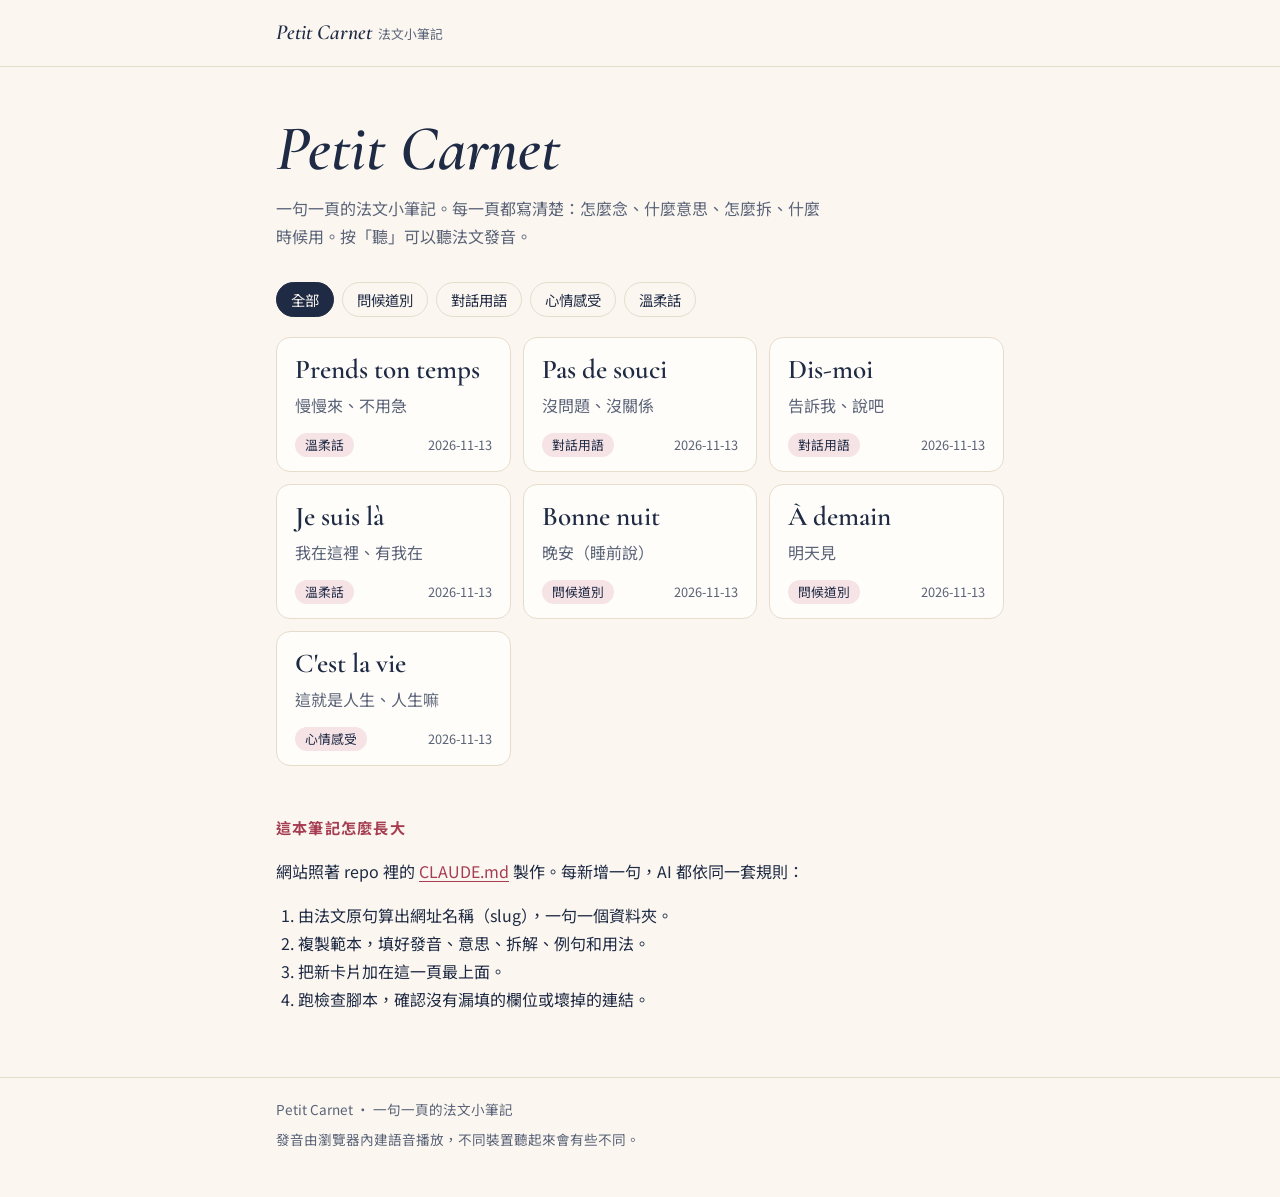
<file: index.html>
<!doctype html>
<html lang="zh-Hant">
<head>
<meta charset="utf-8">
<meta name="viewport" content="width=device-width, initial-scale=1">
<title>Petit Carnet · 法文小筆記</title>
<meta name="description" content="一句一頁的法文小筆記：怎麼念、什麼意思、怎麼拆、什麼時候用。">
<link rel="preconnect" href="https://fonts.googleapis.com">
<link rel="preconnect" href="https://fonts.gstatic.com" crossorigin>
<link rel="stylesheet" href="https://fonts.googleapis.com/css2?family=Cormorant+Garamond:ital,wght@0,500;0,600;1,500;1,600&family=Noto+Sans+TC:wght@400;500;700&display=swap">
<link rel="stylesheet" href="assets/style.css">
<script src="assets/carnet.js" defer></script>
</head>
<body>
<header class="site-header">
  <div class="wrap"><a class="brand" href="./">Petit Carnet<small>法文小筆記</small></a></div>
</header>

<main class="wrap">
  <section class="hero">
    <h1 lang="fr">Petit Carnet</h1>
    <p class="tagline">一句一頁的法文小筆記。每一頁都寫清楚：怎麼念、什麼意思、怎麼拆、什麼時候用。按「聽」可以聽法文發音。</p>
  </section>

  <ul class="filters" aria-label="依分類篩選">
    <li><button class="filter" type="button" data-filter="all" aria-pressed="true">全部</button></li>
    <li><button class="filter" type="button" data-filter="greeting" aria-pressed="false">問候道別</button></li>
    <li><button class="filter" type="button" data-filter="conversation" aria-pressed="false">對話用語</button></li>
    <li><button class="filter" type="button" data-filter="feeling" aria-pressed="false">心情感受</button></li>
    <li><button class="filter" type="button" data-filter="tenderness" aria-pressed="false">溫柔話</button></li>
  </ul>

  <ul class="cards">
<!-- NOTES:START -->
<li><a class="card" href="notes/prends-ton-temps/" data-category="tenderness">
  <span class="card-fr" lang="fr">Prends ton temps</span>
  <span class="card-zh">慢慢來、不用急</span>
  <span class="card-meta"><span class="chip" data-cat="tenderness">溫柔話</span><time datetime="2026-11-13">2026-11-13</time></span>
</a></li>
<li><a class="card" href="notes/pas-de-souci/" data-category="conversation">
  <span class="card-fr" lang="fr">Pas de souci</span>
  <span class="card-zh">沒問題、沒關係</span>
  <span class="card-meta"><span class="chip" data-cat="conversation">對話用語</span><time datetime="2026-11-13">2026-11-13</time></span>
</a></li>
<li><a class="card" href="notes/dis-moi/" data-category="conversation">
  <span class="card-fr" lang="fr">Dis-moi</span>
  <span class="card-zh">告訴我、說吧</span>
  <span class="card-meta"><span class="chip" data-cat="conversation">對話用語</span><time datetime="2026-11-13">2026-11-13</time></span>
</a></li>
<li><a class="card" href="notes/je-suis-la/" data-category="tenderness">
  <span class="card-fr" lang="fr">Je suis là</span>
  <span class="card-zh">我在這裡、有我在</span>
  <span class="card-meta"><span class="chip" data-cat="tenderness">溫柔話</span><time datetime="2026-11-13">2026-11-13</time></span>
</a></li>
<li><a class="card" href="notes/bonne-nuit/" data-category="greeting">
  <span class="card-fr" lang="fr">Bonne nuit</span>
  <span class="card-zh">晚安（睡前說）</span>
  <span class="card-meta"><span class="chip" data-cat="greeting">問候道別</span><time datetime="2026-11-13">2026-11-13</time></span>
</a></li>
<li><a class="card" href="notes/a-demain/" data-category="greeting">
  <span class="card-fr" lang="fr">À demain</span>
  <span class="card-zh">明天見</span>
  <span class="card-meta"><span class="chip" data-cat="greeting">問候道別</span><time datetime="2026-11-13">2026-11-13</time></span>
</a></li>
<li><a class="card" href="notes/cest-la-vie/" data-category="feeling">
  <span class="card-fr" lang="fr">C'est la vie</span>
  <span class="card-zh">這就是人生、人生嘛</span>
  <span class="card-meta"><span class="chip" data-cat="feeling">心情感受</span><time datetime="2026-11-13">2026-11-13</time></span>
</a></li>
<!-- NOTES:END -->
  </ul>
  <p class="empty" hidden>這個分類還沒有筆記。</p>

  <section class="about">
    <h2>這本筆記怎麼長大</h2>
    <p>網站照著 repo 裡的 <a href="https://github.com/Aurorewillstartswritingcode/petit-carnet/blob/main/CLAUDE.md">CLAUDE.md</a> 製作。每新增一句，AI 都依同一套規則：</p>
    <ol>
      <li>由法文原句算出網址名稱（slug），一句一個資料夾。</li>
      <li>複製範本，填好發音、意思、拆解、例句和用法。</li>
      <li>把新卡片加在這一頁最上面。</li>
      <li>跑檢查腳本，確認沒有漏填的欄位或壞掉的連結。</li>
    </ol>
  </section>
</main>

<footer class="site-footer">
  <div class="wrap">
    <p>Petit Carnet · 一句一頁的法文小筆記</p>
    <p>發音由瀏覽器內建語音播放，不同裝置聽起來會有些不同。</p>
  </div>
</footer>
</body>
</html>
</file>
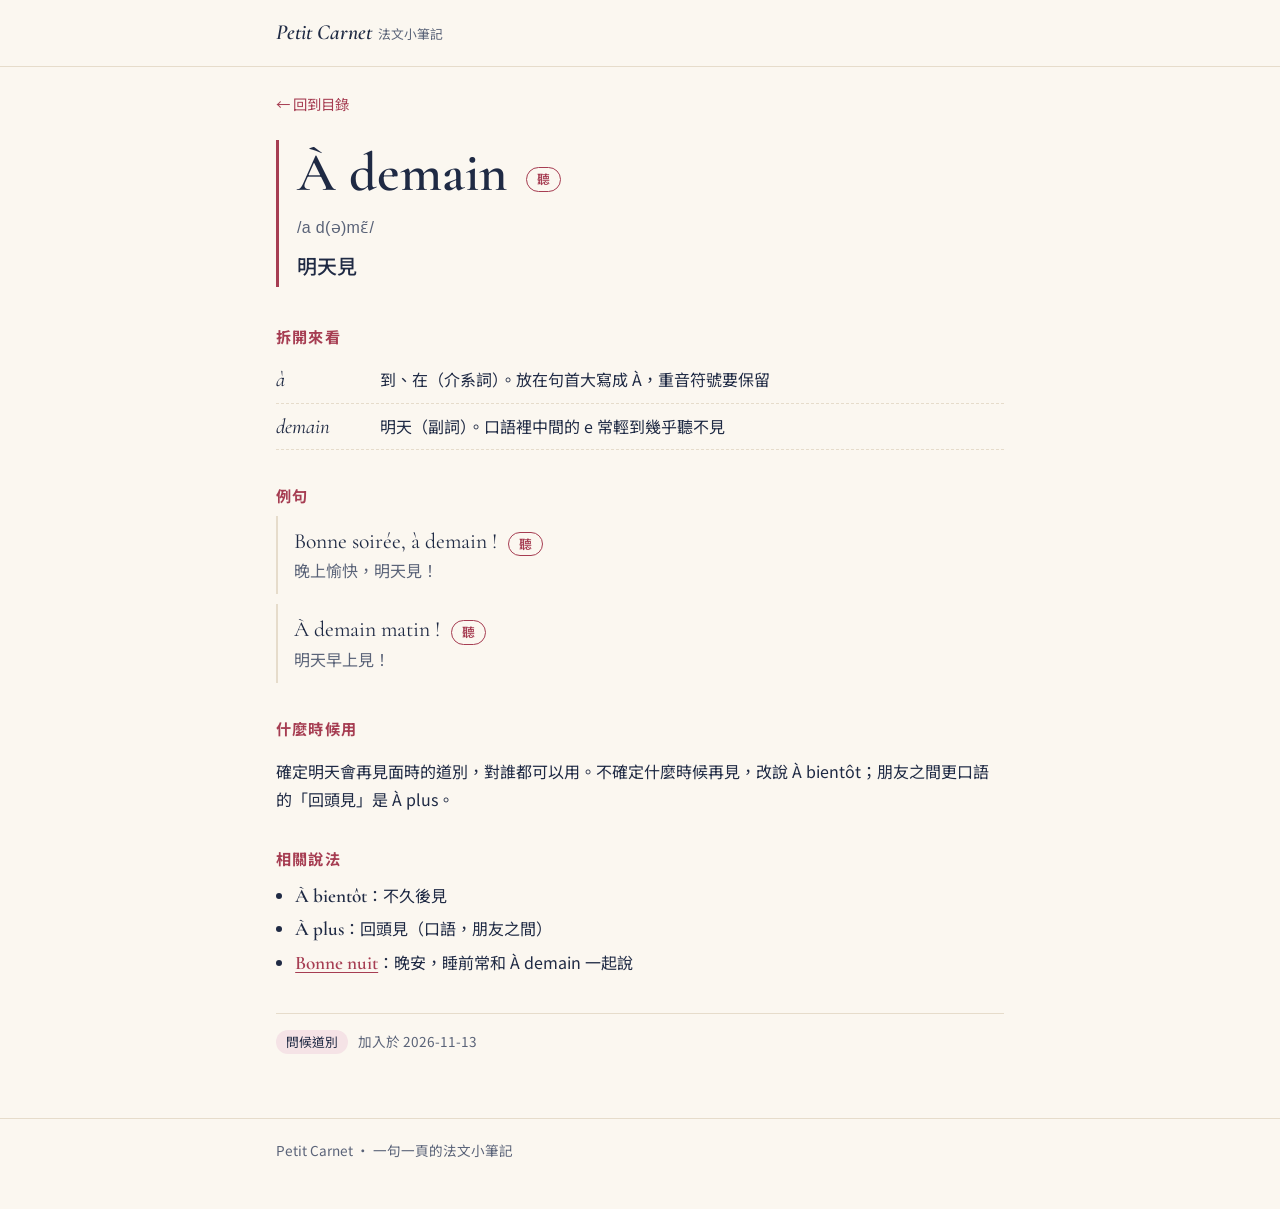
<file: notes/a-demain/index.html>
<!doctype html>
<html lang="zh-Hant">
<head>
<meta charset="utf-8">
<meta name="viewport" content="width=device-width, initial-scale=1">
<title>À demain · Petit Carnet</title>
<meta name="description" content="À demain：明天見">
<link rel="preconnect" href="https://fonts.googleapis.com">
<link rel="preconnect" href="https://fonts.gstatic.com" crossorigin>
<link rel="stylesheet" href="https://fonts.googleapis.com/css2?family=Cormorant+Garamond:ital,wght@0,500;0,600;1,500;1,600&family=Noto+Sans+TC:wght@400;500;700&display=swap">
<link rel="stylesheet" href="../../assets/style.css">
<script src="../../assets/carnet.js" defer></script>
</head>
<body>
<header class="site-header">
  <div class="wrap"><a class="brand" href="../../">Petit Carnet<small>法文小筆記</small></a></div>
</header>

<main class="note wrap" data-category="greeting">
  <nav class="crumb"><a href="../../">← 回到目錄</a></nav>

  <header class="note-head">
    <h1 data-field="fr" lang="fr" data-speak>À demain</h1>
    <p class="ipa" data-field="ipa">/a d(ə)mɛ̃/</p>
    <p class="meaning" data-field="meaning">明天見</p>
  </header>

  <section data-field="breakdown">
    <h2>拆開來看</h2>
    <dl class="breakdown">
      <div><dt lang="fr">à</dt><dd>到、在（介系詞）。放在句首大寫成 À，重音符號要保留</dd></div>
      <div><dt lang="fr">demain</dt><dd>明天（副詞）。口語裡中間的 e 常輕到幾乎聽不見</dd></div>
    </dl>
  </section>

  <section data-field="examples">
    <h2>例句</h2>
    <ul class="examples">
      <li class="ex"><p class="ex-fr" lang="fr" data-speak>Bonne soirée, à demain !</p><p class="ex-zh">晚上愉快，明天見！</p></li>
      <li class="ex"><p class="ex-fr" lang="fr" data-speak>À demain matin !</p><p class="ex-zh">明天早上見！</p></li>
    </ul>
  </section>

  <section data-field="usage">
    <h2>什麼時候用</h2>
    <p>確定明天會再見面時的道別，對誰都可以用。不確定什麼時候再見，改說 À bientôt；朋友之間更口語的「回頭見」是 À plus。</p>
  </section>

  <section data-field="related">
    <h2>相關說法</h2>
    <ul class="related">
      <li><span lang="fr">À bientôt</span>：不久後見</li>
      <li><span lang="fr">À plus</span>：回頭見（口語，朋友之間）</li>
      <li><a href="../bonne-nuit/" lang="fr">Bonne nuit</a>：晚安，睡前常和 À demain 一起說</li>
    </ul>
  </section>

  <footer class="note-meta">
    <span class="chip" data-cat="greeting">問候道別</span>
    <span>加入於 <time datetime="2026-11-13">2026-11-13</time></span>
  </footer>
</main>

<footer class="site-footer">
  <div class="wrap"><p>Petit Carnet · 一句一頁的法文小筆記</p></div>
</footer>
</body>
</html>
</file>
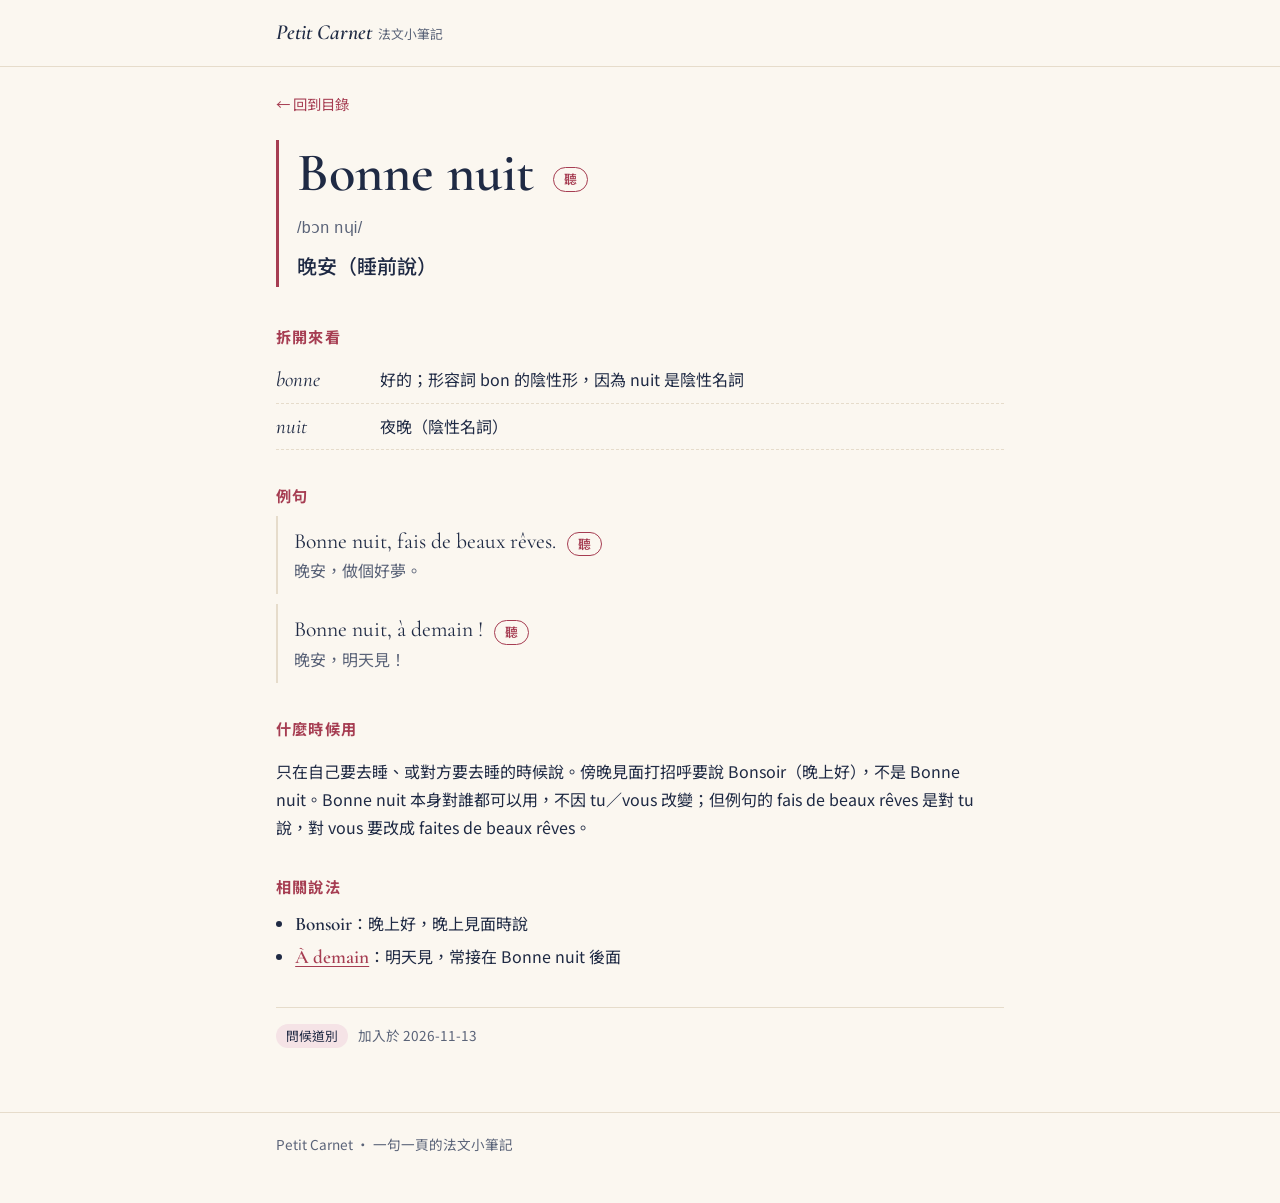
<file: notes/bonne-nuit/index.html>
<!doctype html>
<html lang="zh-Hant">
<head>
<meta charset="utf-8">
<meta name="viewport" content="width=device-width, initial-scale=1">
<title>Bonne nuit · Petit Carnet</title>
<meta name="description" content="Bonne nuit：晚安（睡前說）">
<link rel="preconnect" href="https://fonts.googleapis.com">
<link rel="preconnect" href="https://fonts.gstatic.com" crossorigin>
<link rel="stylesheet" href="https://fonts.googleapis.com/css2?family=Cormorant+Garamond:ital,wght@0,500;0,600;1,500;1,600&family=Noto+Sans+TC:wght@400;500;700&display=swap">
<link rel="stylesheet" href="../../assets/style.css">
<script src="../../assets/carnet.js" defer></script>
</head>
<body>
<header class="site-header">
  <div class="wrap"><a class="brand" href="../../">Petit Carnet<small>法文小筆記</small></a></div>
</header>

<main class="note wrap" data-category="greeting">
  <nav class="crumb"><a href="../../">← 回到目錄</a></nav>

  <header class="note-head">
    <h1 data-field="fr" lang="fr" data-speak>Bonne nuit</h1>
    <p class="ipa" data-field="ipa">/bɔn nɥi/</p>
    <p class="meaning" data-field="meaning">晚安（睡前說）</p>
  </header>

  <section data-field="breakdown">
    <h2>拆開來看</h2>
    <dl class="breakdown">
      <div><dt lang="fr">bonne</dt><dd>好的；形容詞 bon 的陰性形，因為 nuit 是陰性名詞</dd></div>
      <div><dt lang="fr">nuit</dt><dd>夜晚（陰性名詞）</dd></div>
    </dl>
  </section>

  <section data-field="examples">
    <h2>例句</h2>
    <ul class="examples">
      <li class="ex"><p class="ex-fr" lang="fr" data-speak>Bonne nuit, fais de beaux rêves.</p><p class="ex-zh">晚安，做個好夢。</p></li>
      <li class="ex"><p class="ex-fr" lang="fr" data-speak>Bonne nuit, à demain !</p><p class="ex-zh">晚安，明天見！</p></li>
    </ul>
  </section>

  <section data-field="usage">
    <h2>什麼時候用</h2>
    <p>只在自己要去睡、或對方要去睡的時候說。傍晚見面打招呼要說 Bonsoir（晚上好），不是 Bonne nuit。Bonne nuit 本身對誰都可以用，不因 tu／vous 改變；但例句的 fais de beaux rêves 是對 tu 說，對 vous 要改成 faites de beaux rêves。</p>
  </section>

  <section data-field="related">
    <h2>相關說法</h2>
    <ul class="related">
      <li><span lang="fr">Bonsoir</span>：晚上好，晚上見面時說</li>
      <li><a href="../a-demain/" lang="fr">À demain</a>：明天見，常接在 Bonne nuit 後面</li>
    </ul>
  </section>

  <footer class="note-meta">
    <span class="chip" data-cat="greeting">問候道別</span>
    <span>加入於 <time datetime="2026-11-13">2026-11-13</time></span>
  </footer>
</main>

<footer class="site-footer">
  <div class="wrap"><p>Petit Carnet · 一句一頁的法文小筆記</p></div>
</footer>
</body>
</html>
</file>
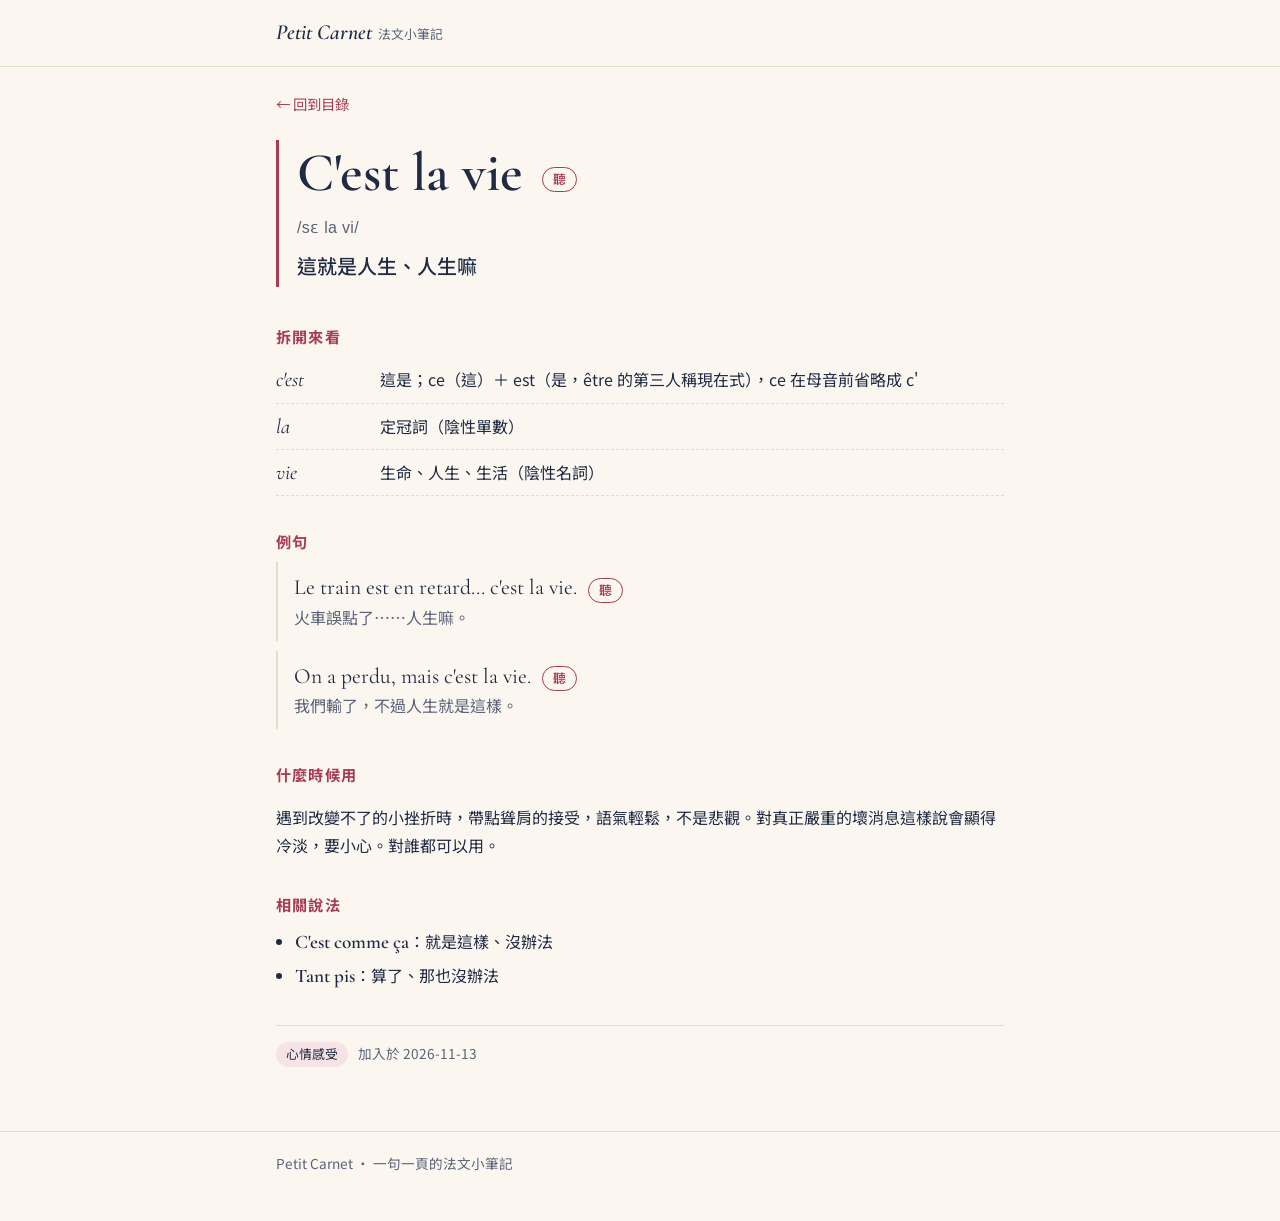
<file: notes/cest-la-vie/index.html>
<!doctype html>
<html lang="zh-Hant">
<head>
<meta charset="utf-8">
<meta name="viewport" content="width=device-width, initial-scale=1">
<title>C'est la vie · Petit Carnet</title>
<meta name="description" content="C'est la vie：這就是人生、人生嘛">
<link rel="preconnect" href="https://fonts.googleapis.com">
<link rel="preconnect" href="https://fonts.gstatic.com" crossorigin>
<link rel="stylesheet" href="https://fonts.googleapis.com/css2?family=Cormorant+Garamond:ital,wght@0,500;0,600;1,500;1,600&family=Noto+Sans+TC:wght@400;500;700&display=swap">
<link rel="stylesheet" href="../../assets/style.css">
<script src="../../assets/carnet.js" defer></script>
</head>
<body>
<header class="site-header">
  <div class="wrap"><a class="brand" href="../../">Petit Carnet<small>法文小筆記</small></a></div>
</header>

<main class="note wrap" data-category="feeling">
  <nav class="crumb"><a href="../../">← 回到目錄</a></nav>

  <header class="note-head">
    <h1 data-field="fr" lang="fr" data-speak>C'est la vie</h1>
    <p class="ipa" data-field="ipa">/sɛ la vi/</p>
    <p class="meaning" data-field="meaning">這就是人生、人生嘛</p>
  </header>

  <section data-field="breakdown">
    <h2>拆開來看</h2>
    <dl class="breakdown">
      <div><dt lang="fr">c'est</dt><dd>這是；ce（這）＋ est（是，être 的第三人稱現在式），ce 在母音前省略成 c'</dd></div>
      <div><dt lang="fr">la</dt><dd>定冠詞（陰性單數）</dd></div>
      <div><dt lang="fr">vie</dt><dd>生命、人生、生活（陰性名詞）</dd></div>
    </dl>
  </section>

  <section data-field="examples">
    <h2>例句</h2>
    <ul class="examples">
      <li class="ex"><p class="ex-fr" lang="fr" data-speak>Le train est en retard… c'est la vie.</p><p class="ex-zh">火車誤點了……人生嘛。</p></li>
      <li class="ex"><p class="ex-fr" lang="fr" data-speak>On a perdu, mais c'est la vie.</p><p class="ex-zh">我們輸了，不過人生就是這樣。</p></li>
    </ul>
  </section>

  <section data-field="usage">
    <h2>什麼時候用</h2>
    <p>遇到改變不了的小挫折時，帶點聳肩的接受，語氣輕鬆，不是悲觀。對真正嚴重的壞消息這樣說會顯得冷淡，要小心。對誰都可以用。</p>
  </section>

  <section data-field="related">
    <h2>相關說法</h2>
    <ul class="related">
      <li><span lang="fr">C'est comme ça</span>：就是這樣、沒辦法</li>
      <li><span lang="fr">Tant pis</span>：算了、那也沒辦法</li>
    </ul>
  </section>

  <footer class="note-meta">
    <span class="chip" data-cat="feeling">心情感受</span>
    <span>加入於 <time datetime="2026-11-13">2026-11-13</time></span>
  </footer>
</main>

<footer class="site-footer">
  <div class="wrap"><p>Petit Carnet · 一句一頁的法文小筆記</p></div>
</footer>
</body>
</html>
</file>
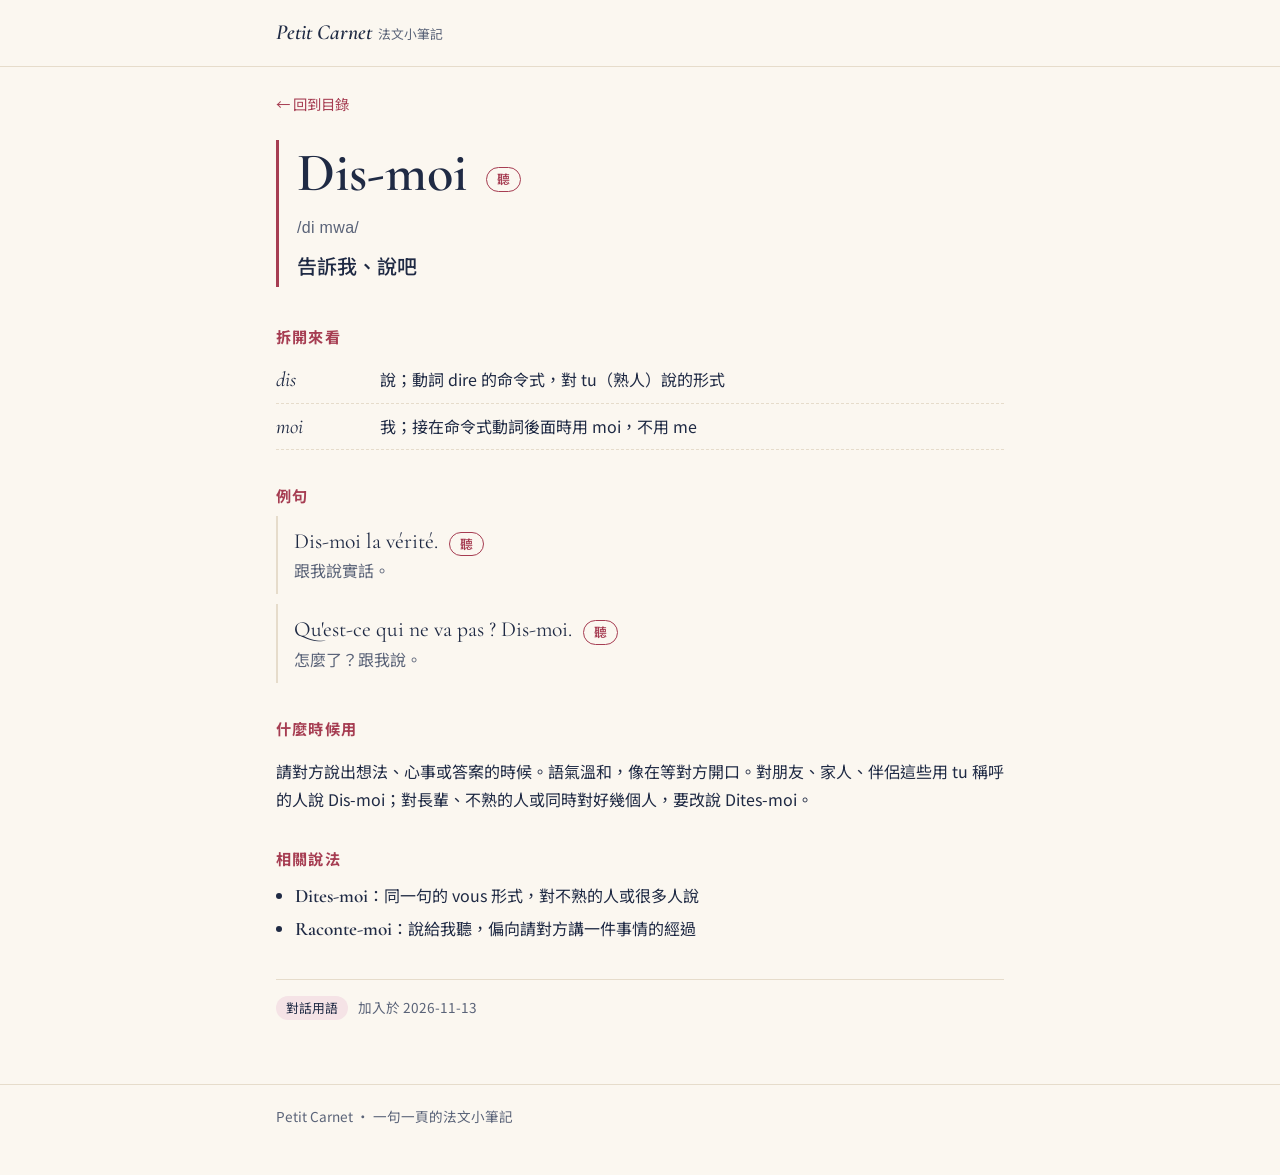
<file: notes/dis-moi/index.html>
<!doctype html>
<html lang="zh-Hant">
<head>
<meta charset="utf-8">
<meta name="viewport" content="width=device-width, initial-scale=1">
<title>Dis-moi · Petit Carnet</title>
<meta name="description" content="Dis-moi：告訴我、說吧">
<link rel="preconnect" href="https://fonts.googleapis.com">
<link rel="preconnect" href="https://fonts.gstatic.com" crossorigin>
<link rel="stylesheet" href="https://fonts.googleapis.com/css2?family=Cormorant+Garamond:ital,wght@0,500;0,600;1,500;1,600&family=Noto+Sans+TC:wght@400;500;700&display=swap">
<link rel="stylesheet" href="../../assets/style.css">
<script src="../../assets/carnet.js" defer></script>
</head>
<body>
<header class="site-header">
  <div class="wrap"><a class="brand" href="../../">Petit Carnet<small>法文小筆記</small></a></div>
</header>

<main class="note wrap" data-category="conversation">
  <nav class="crumb"><a href="../../">← 回到目錄</a></nav>

  <header class="note-head">
    <h1 data-field="fr" lang="fr" data-speak>Dis-moi</h1>
    <p class="ipa" data-field="ipa">/di mwa/</p>
    <p class="meaning" data-field="meaning">告訴我、說吧</p>
  </header>

  <section data-field="breakdown">
    <h2>拆開來看</h2>
    <dl class="breakdown">
      <div><dt lang="fr">dis</dt><dd>說；動詞 dire 的命令式，對 tu（熟人）說的形式</dd></div>
      <div><dt lang="fr">moi</dt><dd>我；接在命令式動詞後面時用 moi，不用 me</dd></div>
    </dl>
  </section>

  <section data-field="examples">
    <h2>例句</h2>
    <ul class="examples">
      <li class="ex"><p class="ex-fr" lang="fr" data-speak>Dis-moi la vérité.</p><p class="ex-zh">跟我說實話。</p></li>
      <li class="ex"><p class="ex-fr" lang="fr" data-speak>Qu'est-ce qui ne va pas ? Dis-moi.</p><p class="ex-zh">怎麼了？跟我說。</p></li>
    </ul>
  </section>

  <section data-field="usage">
    <h2>什麼時候用</h2>
    <p>請對方說出想法、心事或答案的時候。語氣溫和，像在等對方開口。對朋友、家人、伴侶這些用 tu 稱呼的人說 Dis-moi；對長輩、不熟的人或同時對好幾個人，要改說 Dites-moi。</p>
  </section>

  <section data-field="related">
    <h2>相關說法</h2>
    <ul class="related">
      <li><span lang="fr">Dites-moi</span>：同一句的 vous 形式，對不熟的人或很多人說</li>
      <li><span lang="fr">Raconte-moi</span>：說給我聽，偏向請對方講一件事情的經過</li>
    </ul>
  </section>

  <footer class="note-meta">
    <span class="chip" data-cat="conversation">對話用語</span>
    <span>加入於 <time datetime="2026-11-13">2026-11-13</time></span>
  </footer>
</main>

<footer class="site-footer">
  <div class="wrap"><p>Petit Carnet · 一句一頁的法文小筆記</p></div>
</footer>
</body>
</html>
</file>
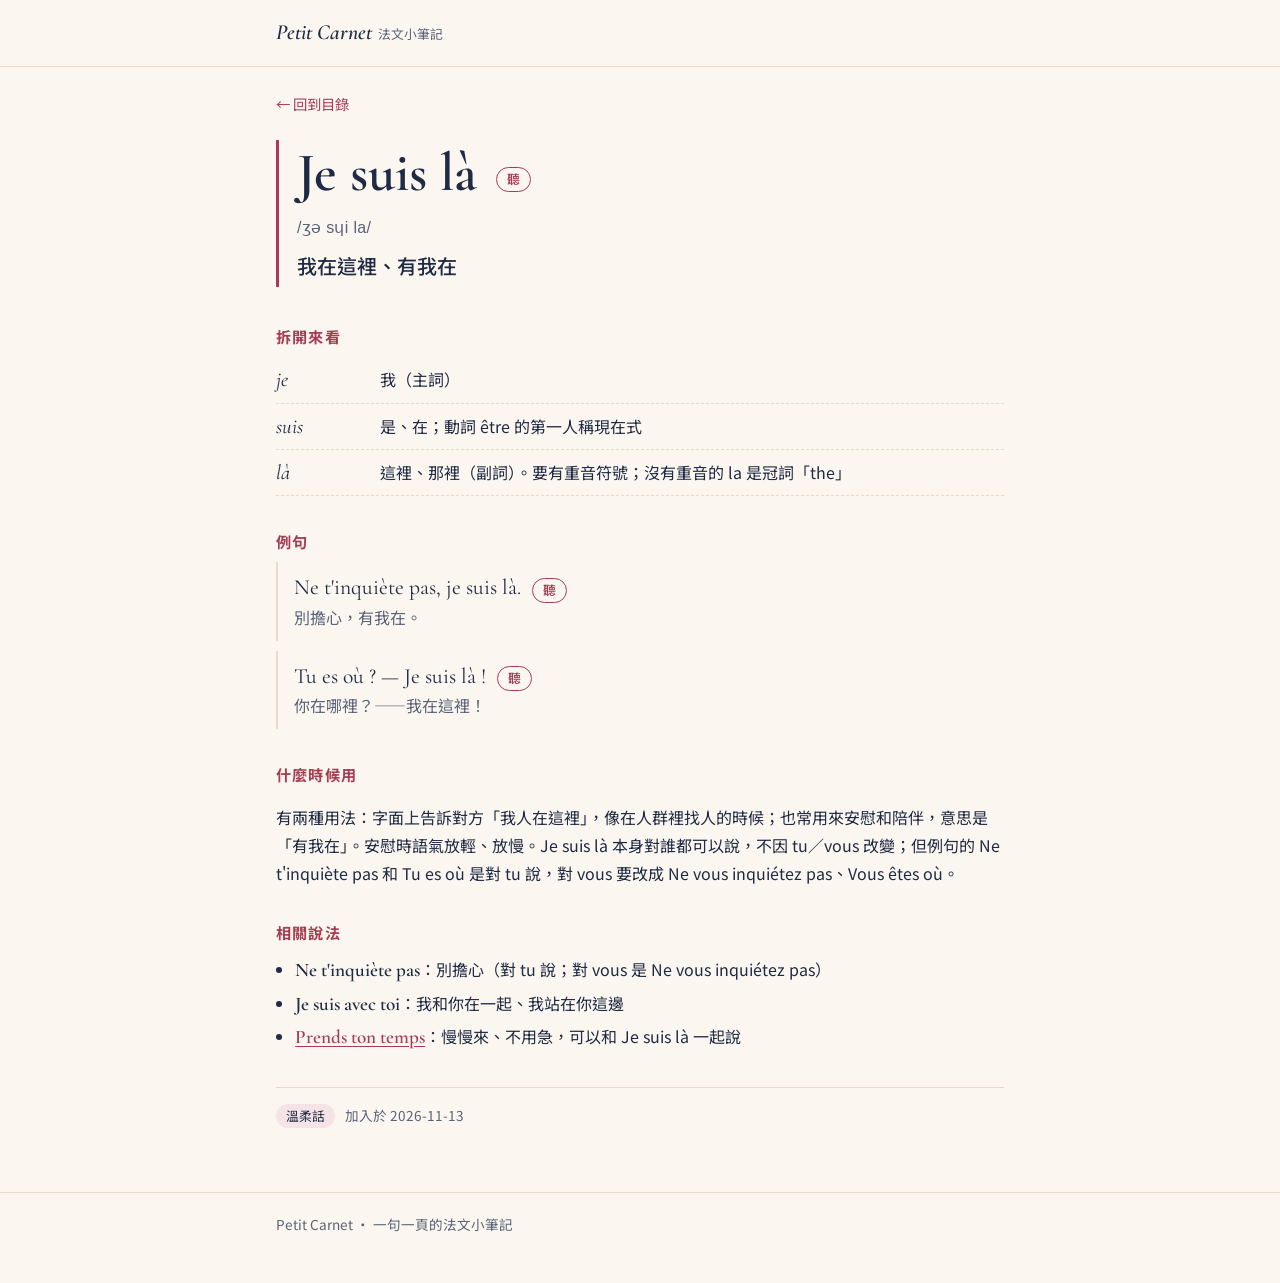
<file: notes/je-suis-la/index.html>
<!doctype html>
<html lang="zh-Hant">
<head>
<meta charset="utf-8">
<meta name="viewport" content="width=device-width, initial-scale=1">
<title>Je suis là · Petit Carnet</title>
<meta name="description" content="Je suis là：我在這裡、有我在">
<link rel="preconnect" href="https://fonts.googleapis.com">
<link rel="preconnect" href="https://fonts.gstatic.com" crossorigin>
<link rel="stylesheet" href="https://fonts.googleapis.com/css2?family=Cormorant+Garamond:ital,wght@0,500;0,600;1,500;1,600&family=Noto+Sans+TC:wght@400;500;700&display=swap">
<link rel="stylesheet" href="../../assets/style.css">
<script src="../../assets/carnet.js" defer></script>
</head>
<body>
<header class="site-header">
  <div class="wrap"><a class="brand" href="../../">Petit Carnet<small>法文小筆記</small></a></div>
</header>

<main class="note wrap" data-category="tenderness">
  <nav class="crumb"><a href="../../">← 回到目錄</a></nav>

  <header class="note-head">
    <h1 data-field="fr" lang="fr" data-speak>Je suis là</h1>
    <p class="ipa" data-field="ipa">/ʒə sɥi la/</p>
    <p class="meaning" data-field="meaning">我在這裡、有我在</p>
  </header>

  <section data-field="breakdown">
    <h2>拆開來看</h2>
    <dl class="breakdown">
      <div><dt lang="fr">je</dt><dd>我（主詞）</dd></div>
      <div><dt lang="fr">suis</dt><dd>是、在；動詞 être 的第一人稱現在式</dd></div>
      <div><dt lang="fr">là</dt><dd>這裡、那裡（副詞）。要有重音符號；沒有重音的 la 是冠詞「the」</dd></div>
    </dl>
  </section>

  <section data-field="examples">
    <h2>例句</h2>
    <ul class="examples">
      <li class="ex"><p class="ex-fr" lang="fr" data-speak>Ne t'inquiète pas, je suis là.</p><p class="ex-zh">別擔心，有我在。</p></li>
      <li class="ex"><p class="ex-fr" lang="fr" data-speak>Tu es où ? — Je suis là !</p><p class="ex-zh">你在哪裡？——我在這裡！</p></li>
    </ul>
  </section>

  <section data-field="usage">
    <h2>什麼時候用</h2>
    <p>有兩種用法：字面上告訴對方「我人在這裡」，像在人群裡找人的時候；也常用來安慰和陪伴，意思是「有我在」。安慰時語氣放輕、放慢。Je suis là 本身對誰都可以說，不因 tu／vous 改變；但例句的 Ne t'inquiète pas 和 Tu es où 是對 tu 說，對 vous 要改成 Ne vous inquiétez pas、Vous êtes où。</p>
  </section>

  <section data-field="related">
    <h2>相關說法</h2>
    <ul class="related">
      <li><span lang="fr">Ne t'inquiète pas</span>：別擔心（對 tu 說；對 vous 是 Ne vous inquiétez pas）</li>
      <li><span lang="fr">Je suis avec toi</span>：我和你在一起、我站在你這邊</li>
      <li><a href="../prends-ton-temps/" lang="fr">Prends ton temps</a>：慢慢來、不用急，可以和 Je suis là 一起說</li>
    </ul>
  </section>

  <footer class="note-meta">
    <span class="chip" data-cat="tenderness">溫柔話</span>
    <span>加入於 <time datetime="2026-11-13">2026-11-13</time></span>
  </footer>
</main>

<footer class="site-footer">
  <div class="wrap"><p>Petit Carnet · 一句一頁的法文小筆記</p></div>
</footer>
</body>
</html>
</file>
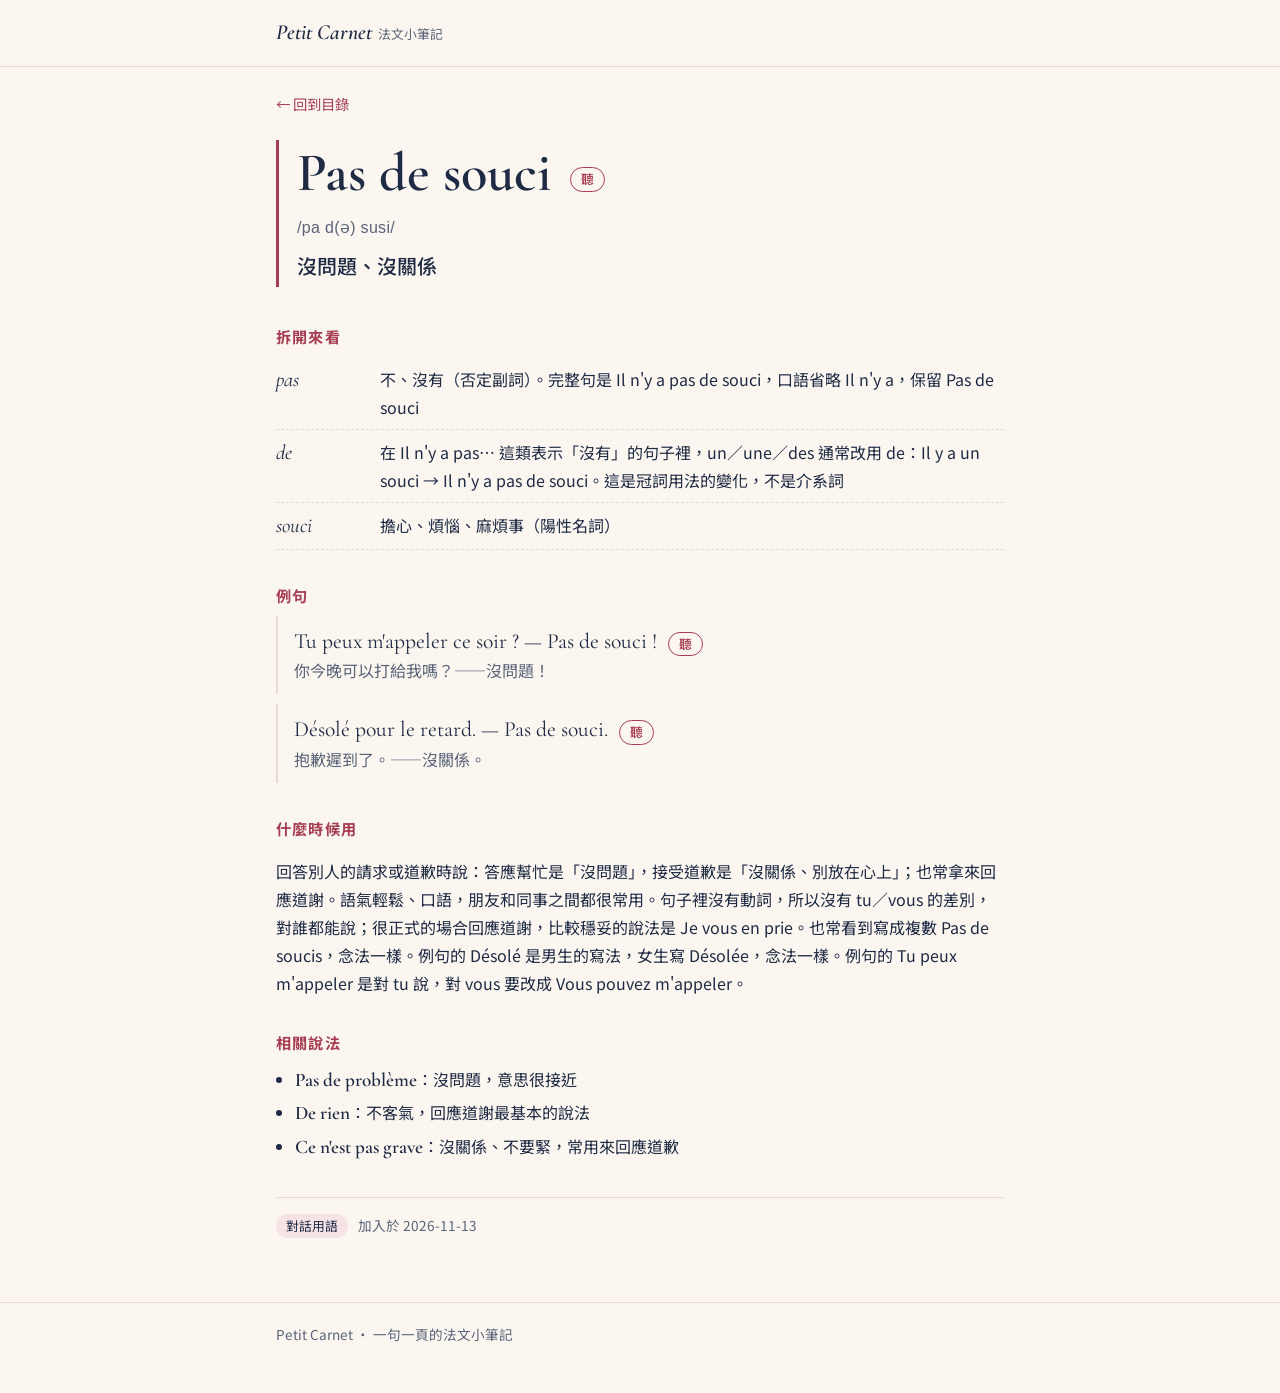
<file: notes/pas-de-souci/index.html>
<!doctype html>
<html lang="zh-Hant">
<head>
<meta charset="utf-8">
<meta name="viewport" content="width=device-width, initial-scale=1">
<title>Pas de souci · Petit Carnet</title>
<meta name="description" content="Pas de souci：沒問題、沒關係">
<link rel="preconnect" href="https://fonts.googleapis.com">
<link rel="preconnect" href="https://fonts.gstatic.com" crossorigin>
<link rel="stylesheet" href="https://fonts.googleapis.com/css2?family=Cormorant+Garamond:ital,wght@0,500;0,600;1,500;1,600&family=Noto+Sans+TC:wght@400;500;700&display=swap">
<link rel="stylesheet" href="../../assets/style.css">
<script src="../../assets/carnet.js" defer></script>
</head>
<body>
<header class="site-header">
  <div class="wrap"><a class="brand" href="../../">Petit Carnet<small>法文小筆記</small></a></div>
</header>

<main class="note wrap" data-category="conversation">
  <nav class="crumb"><a href="../../">← 回到目錄</a></nav>

  <header class="note-head">
    <h1 data-field="fr" lang="fr" data-speak>Pas de souci</h1>
    <p class="ipa" data-field="ipa">/pa d(ə) susi/</p>
    <p class="meaning" data-field="meaning">沒問題、沒關係</p>
  </header>

  <section data-field="breakdown">
    <h2>拆開來看</h2>
    <dl class="breakdown">
      <div><dt lang="fr">pas</dt><dd>不、沒有（否定副詞）。完整句是 Il n'y a pas de souci，口語省略 Il n'y a，保留 Pas de souci</dd></div>
      <div><dt lang="fr">de</dt><dd>在 Il n'y a pas… 這類表示「沒有」的句子裡，un／une／des 通常改用 de：Il y a un souci → Il n'y a pas de souci。這是冠詞用法的變化，不是介系詞</dd></div>
      <div><dt lang="fr">souci</dt><dd>擔心、煩惱、麻煩事（陽性名詞）</dd></div>
    </dl>
  </section>

  <section data-field="examples">
    <h2>例句</h2>
    <ul class="examples">
      <li class="ex"><p class="ex-fr" lang="fr" data-speak>Tu peux m'appeler ce soir ? — Pas de souci !</p><p class="ex-zh">你今晚可以打給我嗎？——沒問題！</p></li>
      <li class="ex"><p class="ex-fr" lang="fr" data-speak>Désolé pour le retard. — Pas de souci.</p><p class="ex-zh">抱歉遲到了。——沒關係。</p></li>
    </ul>
  </section>

  <section data-field="usage">
    <h2>什麼時候用</h2>
    <p>回答別人的請求或道歉時說：答應幫忙是「沒問題」，接受道歉是「沒關係、別放在心上」；也常拿來回應道謝。語氣輕鬆、口語，朋友和同事之間都很常用。句子裡沒有動詞，所以沒有 tu／vous 的差別，對誰都能說；很正式的場合回應道謝，比較穩妥的說法是 Je vous en prie。也常看到寫成複數 Pas de soucis，念法一樣。例句的 Désolé 是男生的寫法，女生寫 Désolée，念法一樣。例句的 Tu peux m'appeler 是對 tu 說，對 vous 要改成 Vous pouvez m'appeler。</p>
  </section>

  <section data-field="related">
    <h2>相關說法</h2>
    <ul class="related">
      <li><span lang="fr">Pas de problème</span>：沒問題，意思很接近</li>
      <li><span lang="fr">De rien</span>：不客氣，回應道謝最基本的說法</li>
      <li><span lang="fr">Ce n'est pas grave</span>：沒關係、不要緊，常用來回應道歉</li>
    </ul>
  </section>

  <footer class="note-meta">
    <span class="chip" data-cat="conversation">對話用語</span>
    <span>加入於 <time datetime="2026-11-13">2026-11-13</time></span>
  </footer>
</main>

<footer class="site-footer">
  <div class="wrap"><p>Petit Carnet · 一句一頁的法文小筆記</p></div>
</footer>
</body>
</html>
</file>
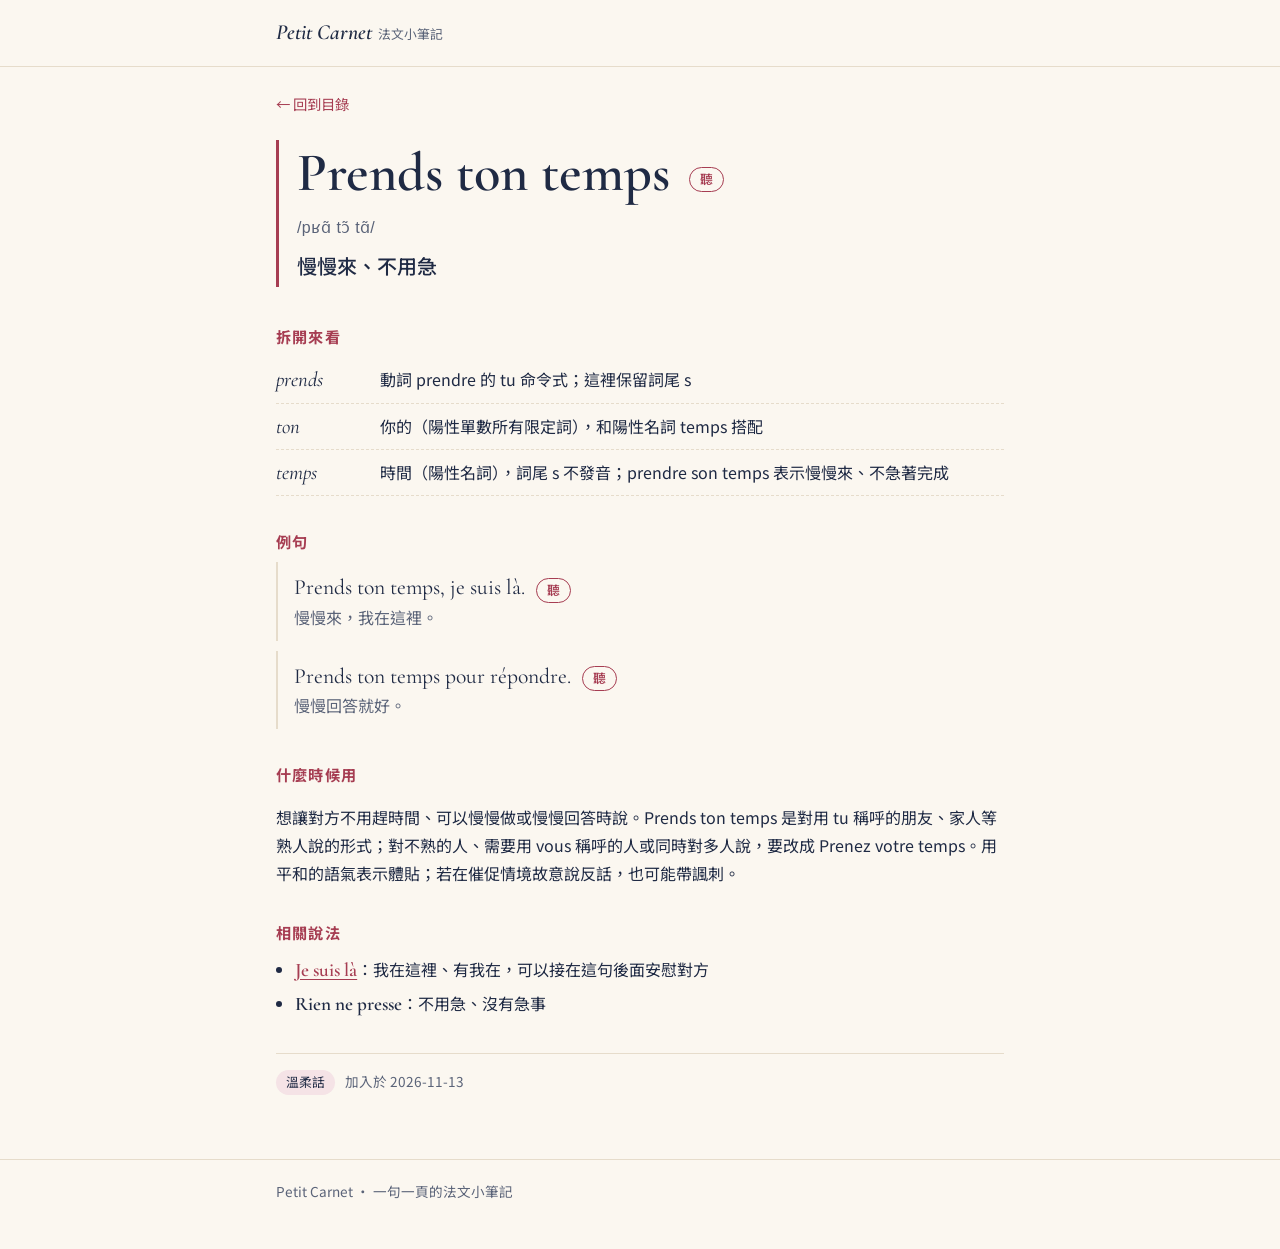
<file: notes/prends-ton-temps/index.html>
<!doctype html>
<html lang="zh-Hant">
<head>
<meta charset="utf-8">
<meta name="viewport" content="width=device-width, initial-scale=1">
<title>Prends ton temps · Petit Carnet</title>
<meta name="description" content="Prends ton temps：慢慢來、不用急">
<link rel="preconnect" href="https://fonts.googleapis.com">
<link rel="preconnect" href="https://fonts.gstatic.com" crossorigin>
<link rel="stylesheet" href="https://fonts.googleapis.com/css2?family=Cormorant+Garamond:ital,wght@0,500;0,600;1,500;1,600&family=Noto+Sans+TC:wght@400;500;700&display=swap">
<link rel="stylesheet" href="../../assets/style.css">
<script src="../../assets/carnet.js" defer></script>
</head>
<body>
<header class="site-header">
  <div class="wrap"><a class="brand" href="../../">Petit Carnet<small>法文小筆記</small></a></div>
</header>

<main class="note wrap" data-category="tenderness">
  <nav class="crumb"><a href="../../">← 回到目錄</a></nav>

  <header class="note-head">
    <h1 data-field="fr" lang="fr" data-speak>Prends ton temps</h1>
    <p class="ipa" data-field="ipa">/pʁɑ̃ tɔ̃ tɑ̃/</p>
    <p class="meaning" data-field="meaning">慢慢來、不用急</p>
  </header>

  <section data-field="breakdown">
    <h2>拆開來看</h2>
    <dl class="breakdown">
      <div><dt lang="fr">prends</dt><dd>動詞 prendre 的 tu 命令式；這裡保留詞尾 s</dd></div>
      <div><dt lang="fr">ton</dt><dd>你的（陽性單數所有限定詞），和陽性名詞 temps 搭配</dd></div>
      <div><dt lang="fr">temps</dt><dd>時間（陽性名詞），詞尾 s 不發音；prendre son temps 表示慢慢來、不急著完成</dd></div>
    </dl>
  </section>

  <section data-field="examples">
    <h2>例句</h2>
    <ul class="examples">
      <li class="ex"><p class="ex-fr" lang="fr" data-speak>Prends ton temps, je suis là.</p><p class="ex-zh">慢慢來，我在這裡。</p></li>
      <li class="ex"><p class="ex-fr" lang="fr" data-speak>Prends ton temps pour répondre.</p><p class="ex-zh">慢慢回答就好。</p></li>
    </ul>
  </section>

  <section data-field="usage">
    <h2>什麼時候用</h2>
    <p>想讓對方不用趕時間、可以慢慢做或慢慢回答時說。Prends ton temps 是對用 tu 稱呼的朋友、家人等熟人說的形式；對不熟的人、需要用 vous 稱呼的人或同時對多人說，要改成 Prenez votre temps。用平和的語氣表示體貼；若在催促情境故意說反話，也可能帶諷刺。</p>
  </section>

  <section data-field="related">
    <h2>相關說法</h2>
    <ul class="related">
      <li><a href="../je-suis-la/" lang="fr">Je suis là</a>：我在這裡、有我在，可以接在這句後面安慰對方</li>
      <li><span lang="fr">Rien ne presse</span>：不用急、沒有急事</li>
    </ul>
  </section>

  <footer class="note-meta">
    <span class="chip" data-cat="tenderness">溫柔話</span>
    <span>加入於 <time datetime="2026-11-13">2026-11-13</time></span>
  </footer>
</main>

<footer class="site-footer">
  <div class="wrap"><p>Petit Carnet · 一句一頁的法文小筆記</p></div>
</footer>
</body>
</html>
</file>
<file: assets/style.css>
/* Petit Carnet — 唯一的樣式檔。色票與字體規則見 CLAUDE.md §6。 */

:root {
  --paper: #FBF7F0;
  --card: #FFFDF9;
  --ink: #1F2A44;
  --ink-soft: #5A6378;
  --line: #E6DCCB;
  --accent: #A63D52;
  --accent-soft: #F5E3E6;

  --font-fr: "Cormorant Garamond", "Times New Roman", serif;
  --font-zh: "Noto Sans TC", "PingFang TC", "Microsoft JhengHei", sans-serif;
  --font-ipa: "Segoe UI", "Helvetica Neue", Arial, sans-serif;

  --radius: 14px;
  --wrap: 760px;
  color-scheme: light dark;
}

@media (prefers-color-scheme: dark) {
  :root {
    --paper: #16181F;
    --card: #1E212B;
    --ink: #ECE5D8;
    --ink-soft: #A7A2B3;
    --line: #323645;
    --accent: #E68A9D;
    --accent-soft: #3A2730;
  }
}

/* ---------- 基礎 ---------- */

*, *::before, *::after { box-sizing: border-box; }

[hidden] { display: none !important; }

html { -webkit-text-size-adjust: 100%; }

body {
  margin: 0;
  background: var(--paper);
  color: var(--ink);
  font-family: var(--font-zh);
  font-size: 16px;
  line-height: 1.75;
  overflow-wrap: anywhere;
}

a { color: var(--accent); text-underline-offset: 3px; }

:focus-visible { outline: 2px solid var(--accent); outline-offset: 3px; border-radius: 6px; }

[lang="fr"] { font-family: var(--font-fr); }

.wrap {
  max-width: var(--wrap);
  margin: 0 auto;
  padding: 0 16px;
}

/* ---------- 頁首／頁尾 ---------- */

.site-header {
  border-bottom: 1px solid var(--line);
}

.site-header .wrap {
  display: flex;
  align-items: baseline;
  justify-content: space-between;
  gap: 12px;
  padding-top: 14px;
  padding-bottom: 14px;
}

.brand {
  color: var(--ink);
  text-decoration: none;
  font-family: var(--font-fr);
  font-style: italic;
  font-size: 1.35rem;
  font-weight: 600;
}

.brand small {
  font-family: var(--font-zh);
  font-style: normal;
  font-size: 0.8rem;
  font-weight: 400;
  color: var(--ink-soft);
  margin-left: 6px;
}

.site-footer {
  margin-top: 64px;
  border-top: 1px solid var(--line);
  color: var(--ink-soft);
  font-size: 0.85rem;
}

.site-footer .wrap { padding-top: 20px; padding-bottom: 40px; }

.site-footer p { margin: 0 0 6px; }

/* ---------- 首頁 ---------- */

.hero { padding: 48px 0 24px; }

.hero h1 {
  margin: 0;
  font-family: var(--font-fr);
  font-style: italic;
  font-weight: 600;
  font-size: clamp(2.6rem, 9vw, 4rem);
  line-height: 1.05;
}

.hero .tagline {
  margin: 12px 0 0;
  max-width: 34em;
  color: var(--ink-soft);
}

.filters {
  display: flex;
  flex-wrap: wrap;
  gap: 8px;
  margin: 8px 0 20px;
  padding: 0;
  list-style: none;
}

.filter {
  font: inherit;
  font-size: 0.9rem;
  padding: 4px 14px;
  border: 1px solid var(--line);
  border-radius: 999px;
  background: transparent;
  color: var(--ink);
  cursor: pointer;
}

.filter:hover { border-color: var(--accent); }

.filter[aria-pressed="true"] {
  background: var(--ink);
  border-color: var(--ink);
  color: var(--paper);
}

.cards {
  display: grid;
  grid-template-columns: repeat(auto-fill, minmax(210px, 1fr));
  gap: 12px;
  margin: 0;
  padding: 0;
  list-style: none;
}

.card {
  display: flex;
  flex-direction: column;
  gap: 4px;
  height: 100%;
  padding: 16px 18px 14px;
  background: var(--card);
  border: 1px solid var(--line);
  border-radius: var(--radius);
  color: var(--ink);
  text-decoration: none;
  transition: border-color 0.15s, transform 0.15s;
}

.card:hover { border-color: var(--accent); transform: translateY(-2px); }

.card-fr {
  font-size: 1.7rem;
  font-weight: 600;
  line-height: 1.2;
}

.card-zh { color: var(--ink-soft); }

.card-meta {
  display: flex;
  align-items: center;
  justify-content: space-between;
  gap: 8px;
  margin-top: auto;
  padding-top: 10px;
  font-size: 0.8rem;
  color: var(--ink-soft);
}

.empty { color: var(--ink-soft); }

.about { margin-top: 48px; }

.about h2,
.note section h2 {
  margin: 0 0 8px;
  font-size: 0.95rem;
  font-weight: 700;
  letter-spacing: 0.08em;
  color: var(--accent);
}

.about ol { padding-left: 1.4em; }

/* ---------- 分類標籤 ---------- */

.chip {
  display: inline-block;
  padding: 1px 10px;
  border-radius: 999px;
  background: var(--accent-soft);
  color: var(--ink);
  font-size: 0.8rem;
  white-space: nowrap;
}

/* ---------- 筆記頁 ---------- */

.crumb { padding-top: 24px; font-size: 0.9rem; }

.crumb a { text-decoration: none; }

.note-head {
  margin: 24px 0 36px;
  padding: 4px 0 4px 18px;
  border-left: 3px solid var(--accent);
}

.note-head h1 {
  margin: 0;
  font-weight: 600;
  font-size: clamp(2.4rem, 10vw, 3.4rem);
  line-height: 1.1;
}

.ipa {
  margin: 10px 0 0;
  font-family: var(--font-ipa);
  color: var(--ink-soft);
  letter-spacing: 0.02em;
}

.meaning {
  margin: 6px 0 0;
  font-size: 1.25rem;
  font-weight: 500;
}

.note section { margin: 0 0 32px; }

.breakdown { margin: 0; }

.breakdown div {
  display: grid;
  grid-template-columns: minmax(5.5rem, max-content) 1fr;
  gap: 4px 16px;
  padding: 8px 0;
  border-bottom: 1px dashed var(--line);
}

.breakdown dt {
  font-size: 1.3rem;
  font-style: italic;
  line-height: 1.4;
}

.breakdown dd { margin: 0; }

.examples { margin: 0; padding: 0; list-style: none; }

.ex {
  padding: 10px 0 10px 16px;
  border-left: 2px solid var(--line);
  margin-bottom: 10px;
}

.ex p { margin: 0; }

.ex-fr { font-size: 1.35rem; line-height: 1.4; }

.ex-zh { color: var(--ink-soft); }

.related { margin: 0; padding-left: 1.2em; }

/* Cormorant 的字身比中文小，夾在中文句子裡的法文放大一點 */
.related [lang="fr"] { font-size: 1.2em; font-weight: 600; }

.note-meta {
  display: flex;
  flex-wrap: wrap;
  align-items: center;
  gap: 10px;
  padding-top: 16px;
  border-top: 1px solid var(--line);
  font-size: 0.85rem;
  color: var(--ink-soft);
}

/* ---------- 「聽」按鈕（由 carnet.js 加上） ---------- */

.speak {
  font-family: var(--font-zh);
  font-size: 0.8rem;
  font-style: normal;
  font-weight: 500;
  line-height: 1;
  vertical-align: middle;
  padding: 5px 10px;
  margin-left: 6px;
  border: 1px solid var(--accent);
  border-radius: 999px;
  background: transparent;
  color: var(--accent);
  cursor: pointer;
}

.speak:hover { background: var(--accent-soft); }

.speak[aria-pressed="true"] { background: var(--accent); color: var(--paper); }
</file>
